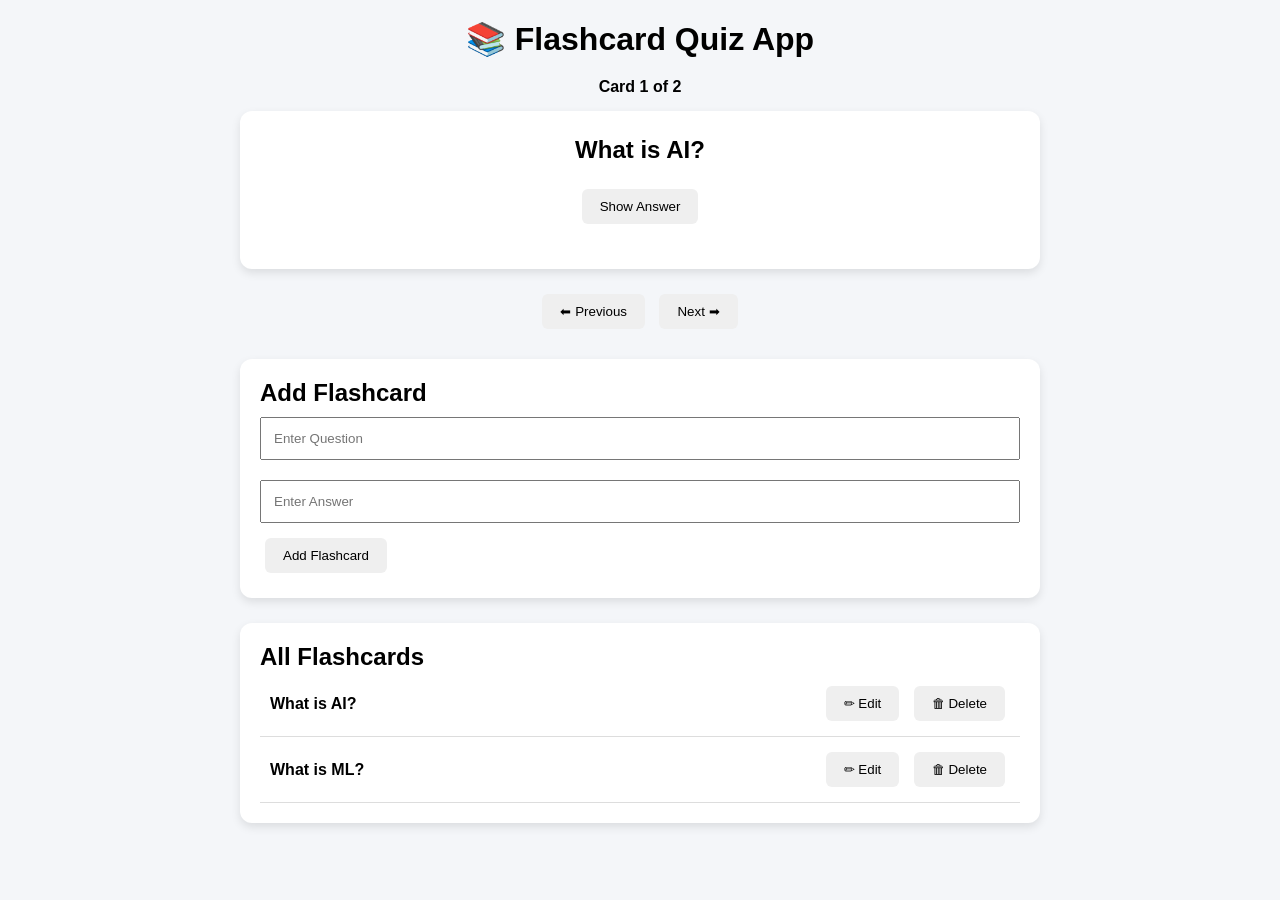
<file: CodeAlpha_Flashcard_Quiz_App/index.html>
<!DOCTYPE html>
<html lang="en">
<head>
    <meta charset="UTF-8">
    <meta name="viewport" content="width=device-width, initial-scale=1.0">
    <title>Flashcard Quiz App</title>
    <link rel="stylesheet" href="style.css">
</head>
<body>

<div class="container">

    <h1>📚 Flashcard Quiz App</h1>

    <div class="counter">
        Card <span id="current">1</span> of <span id="total">0</span>
    </div>

    <div class="card">
        <h2 id="question">No Flashcards Available</h2>

        <button id="showBtn" onclick="showAnswer()">
            Show Answer
        </button>

        <p id="answer"></p>
    </div>

    <div class="navigation">
        <button onclick="prevCard()">⬅ Previous</button>
        <button onclick="nextCard()">Next ➡</button>
    </div>

    <div class="form-section">

        <h2>Add Flashcard</h2>

        <input
            type="text"
            id="newQuestion"
            placeholder="Enter Question">

        <input
            type="text"
            id="newAnswer"
            placeholder="Enter Answer">

        <button onclick="addCard()">
            Add Flashcard
        </button>

    </div>

    <div class="list-section">

        <h2>All Flashcards</h2>

        <div id="flashcardList"></div>

    </div>

</div>

<script src="script.js"></script>

</body>
</html>
</file>
<file: CodeAlpha_Flashcard_Quiz_App/style.css>
*{
    margin:0;
    padding:0;
    box-sizing:border-box;
}

body{
    font-family:Arial, sans-serif;
    background:#f4f6f9;
    padding:20px;
}

.container{
    max-width:800px;
    margin:auto;
}

h1{
    text-align:center;
    margin-bottom:20px;
}

.counter{
    text-align:center;
    font-weight:bold;
    margin-bottom:15px;
}

.card{
    background:white;
    padding:25px;
    border-radius:12px;
    box-shadow:0 4px 10px rgba(0,0,0,0.1);
    text-align:center;
}

.card h2{
    margin-bottom:20px;
}

.card p{
    margin-top:15px;
    color:#2c3e50;
    font-size:18px;
}

button{
    padding:10px 18px;
    border:none;
    border-radius:6px;
    cursor:pointer;
    margin:5px;
}

button:hover{
    opacity:0.9;
}

.navigation{
    text-align:center;
    margin-top:20px;
}

.form-section,
.list-section{
    background:white;
    padding:20px;
    margin-top:25px;
    border-radius:12px;
    box-shadow:0 4px 10px rgba(0,0,0,0.1);
}

input{
    width:100%;
    padding:12px;
    margin:10px 0;
}

.flashcard-item{
    display:flex;
    justify-content:space-between;
    align-items:center;
    padding:10px;
    border-bottom:1px solid #ddd;
}

.actions button{
    margin-left:5px;
}

@media(max-width:600px){

.flashcard-item{
    flex-direction:column;
    align-items:flex-start;
}

.actions{
    margin-top:10px;
}

}
</file>
